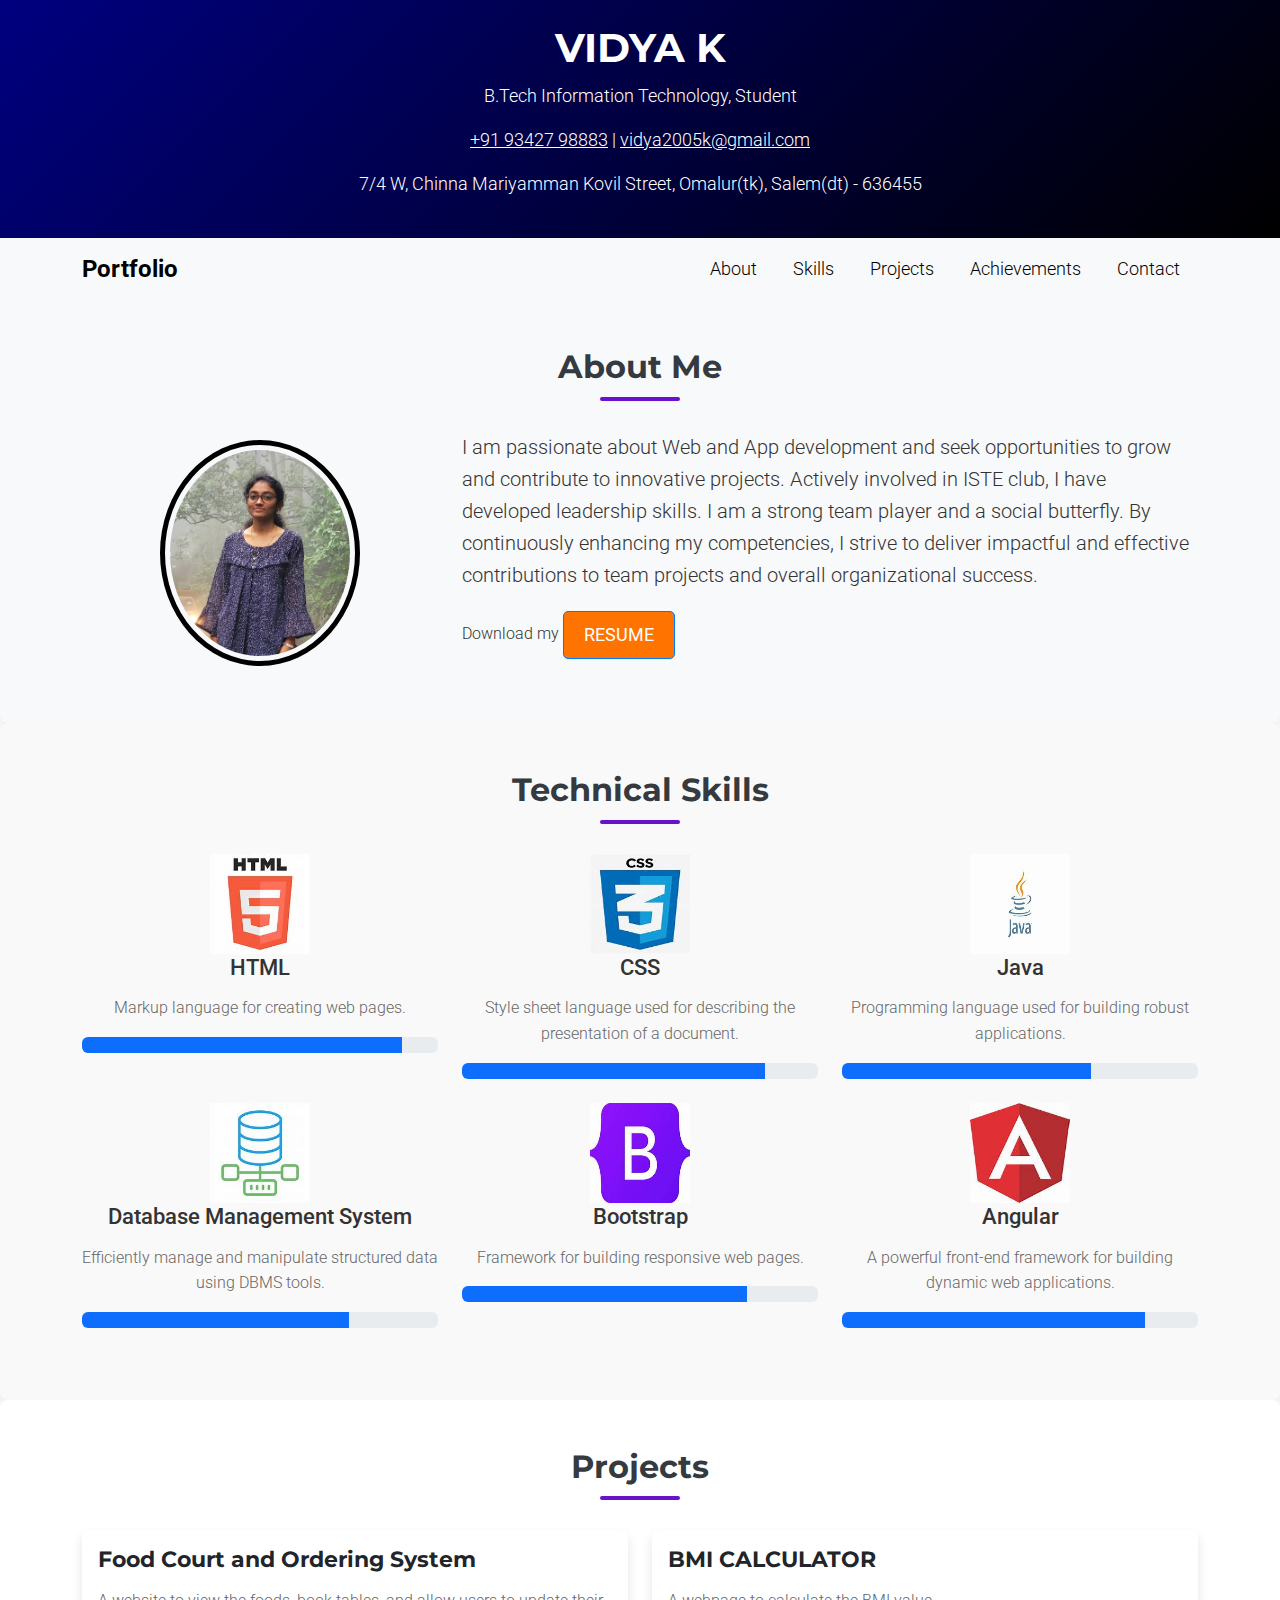
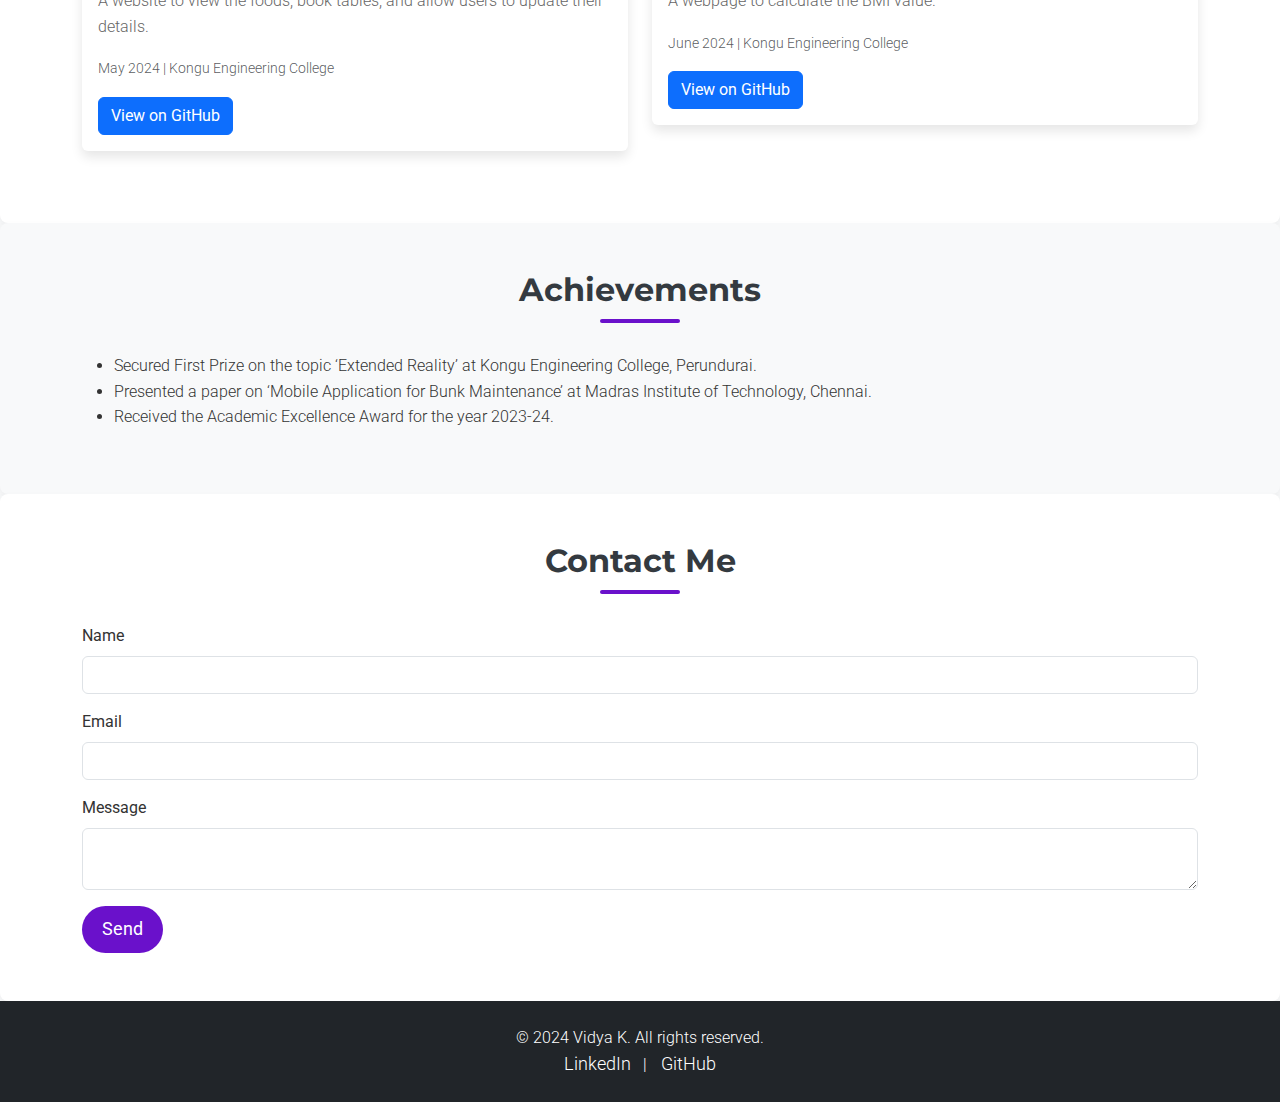
<file: PORTFOLIO/index.html>
<!DOCTYPE html>
<html lang="en">
<head>
    <meta charset="UTF-8">
    <meta name="viewport" content="width=device-width, initial-scale=1.0">
    <title>Vidya K | Portfolio</title>
    <link href="https://cdn.jsdelivr.net/npm/bootstrap@5.3.0/dist/css/bootstrap.min.css" rel="stylesheet">
    <link rel="stylesheet" href="styles.css">
</head>
<body>
    <header class="bg-dark text-white text-center py-4">
        <div class="container">
            <h1>VIDYA K</h1>
            <p>B.Tech Information Technology, Student</p>
            <p><a href="tel:+919342798883" class="text-white">+91 93427 98883</a> | <a href="mailto:vidya2005k@gmail.com" class="text-white">vidya2005k@gmail.com</a></p>
            <p>7/4 W, Chinna Mariyamman Kovil Street, Omalur(tk), Salem(dt) - 636455</p>
        </div>
    </header>

    <nav class="navbar navbar-expand-lg navbar-light bg-light">
        <div class="container">
            <a class="navbar-brand" href="#">Portfolio</a>
            <button class="navbar-toggler" type="button" data-bs-toggle="collapse" data-bs-target="#navbarNav">
                <span class="navbar-toggler-icon"></span>
            </button>
            <div class="collapse navbar-collapse" id="navbarNav">
                <ul class="navbar-nav ms-auto">
                    <li class="nav-item"><a class="nav-link" href="#about">About</a></li>
                    <li class="nav-item"><a class="nav-link" href="#skills">Skills</a></li>
                    <li class="nav-item"><a class="nav-link" href="#projects">Projects</a></li>
                    <li class="nav-item"><a class="nav-link" href="#achievements">Achievements</a></li>
                    <li class="nav-item"><a class="nav-link" href="#contact">Contact</a></li>
                </ul>
            </div>
        </div>
    </nav>

    <section id="about" class="py-5">
        <div class="container">
            <h2 class="text-center">About Me</h2>
            <div class="row align-items-center">
                <div class="col-md-4 text-center">
                    <img src="Vidya.jpg" alt="Vidya K" class="img-fluid rounded-circle" style="max-width: 200px;">
                </div>
                <div class="col-md-8">
                    <p class="lead">I am passionate about Web and App development and seek opportunities to grow and contribute to innovative projects. Actively involved in ISTE club, I have developed leadership skills. I am a strong team player and a social butterfly. By continuously enhancing my competencies, I strive to deliver impactful and effective contributions to team projects and overall organizational success.</p>
                    <p>Download my <a href="D:\codsoft\Task1\Vidya RES.pdf" class="btn btn-primary btn-resume" download>Resume</a></p>
                </div>
            </div>
        </div>
    </section>
    
    <section id="skills" class="py-5">
        <div class="container">
            <h2 class="text-center">Technical Skills</h2>
            <div class="row text-center">
                <div class="col-md-4 mb-4">
                    <img src="html2.jpeg" alt="HTML" class="skill-icon" height="100" width="100">
                    <h3 class="card-title">HTML</h3>
                    <p class="card-text">Markup language for creating web pages.</p>
                    <div class="progress">
                        <div class="progress-bar" style="width: 90%;"></div>
                    </div>
                </div>
                <div class="col-md-4 mb-4">
                    <img src="css.jpeg" alt="CSS" class="skill-icon" height="100" width="100">
                    <h3 class="card-title">CSS</h3>
                    <p class="card-text">Style sheet language used for describing the presentation of a document.</p>
                    <div class="progress">
                        <div class="progress-bar" style="width: 85%;"></div>
                    </div>
                </div>
                <div class="col-md-4 mb-4">
                    <img src="java.jpeg" alt="Java" class="skill-icon" height="100" width="100">
                    <h3 class="card-title">Java</h3>
                    <p class="card-text">Programming language used for building robust applications.</p>
                    <div class="progress">
                        <div class="progress-bar" style="width: 70%;"></div>
                    </div>
                </div>
                <div class="col-md-4 mb-4">
                    <img src="dbms.jpeg" alt="Database Management System" class="skill-icon" height="100" width="100">
                    <h3 class="card-title">Database Management System</h3>
                    <p class="card-text">Efficiently manage and manipulate structured data using DBMS tools.</p>
                    <div class="progress">
                        <div class="progress-bar" style="width: 75%;"></div>
                    </div>
                </div>
                <div class="col-md-4 mb-4">
                    <img src="boot.jpeg" alt="Bootstrap" class="skill-icon" height="100" width="100">
                    <h3 class="card-title">Bootstrap</h3>
                    <p class="card-text">Framework for building responsive web pages.</p>
                    <div class="progress">
                        <div class="progress-bar" style="width: 80%;"></div>
                    </div>
                </div>
                <div class="col-md-4 mb-4">
                    <img src="ang.jpeg" alt="Angular" class="skill-icon" height="100" width="100">
                    <h3 class="card-title">Angular</h3>
                    <p class="card-text">A powerful front-end framework for building dynamic web applications.</p>
                    <div class="progress">
                        <div class="progress-bar" style="width: 85%;"></div>
                    </div>
                </div>
            </div>
        </div>
    </section>
    <section id="projects" class="py-5">
        <div class="container">
            <h2 class="text-center">Projects</h2>
            <div class="row">
                <div class="col-md-6">
                    <div class="card mb-4">
                        <div class="card-body">
                            <h5 class="card-title">Food Court and Ordering System</h5>
                            <p class="card-text">A website to view the foods, book tables, and allow users to update their details.</p>
                            <p class="card-text"><small class="text-muted">May 2024 | Kongu Engineering College</small></p>
                            <a href="https://github.com/vidya-krishnamurthy/Web_Technology/tree/main/Experiment-11_PROJECT" class="btn btn-primary" target="_blank">View on GitHub</a>
                        </div>
                    </div>
                </div>
                <div class="col-md-6">
                    <div class="card mb-4">
                        <div class="card-body">
                            <h5 class="card-title">BMI CALCULATOR</h5>
                            <p class="card-text">A webpage to calculate the BMI value.</p>
                            <p class="card-text"><small class="text-muted">June 2024 | Kongu Engineering College</small></p>
                            <a href="https://github.com/vidya-krishnamurthy/BMI_CALCULATOR.git" class="btn btn-primary" target="_blank">View on GitHub</a>
                    
                        </div>
                    </div>
                </div>
            </div>
        </div>
    </section>

    <section id="achievements" class="py-5 bg-light">
        <div class="container">
            <h2 class="text-center">Achievements</h2>
            <ul>
                <li>Secured First Prize on the topic ‘Extended Reality’ at Kongu Engineering College, Perundurai.</li>
                <li>Presented a paper on ‘Mobile Application for Bunk Maintenance’ at Madras Institute of Technology, Chennai.</li>
                <li>Received the Academic Excellence Award for the year 2023-24.</li>
            </ul>
        </div>
    </section>

    <section id="contact" class="py-5">
        <div class="container">
            <h2 class="text-center">Contact Me</h2>
            <form>
                <div class="mb-3">
                    <label for="name" class="form-label">Name</label>
                    <input type="text" class="form-control" id="name" name="name">
                </div>
                <div class="mb-3">
                    <label for="email" class="form-label">Email</label>
                    <input type="email" class="form-control" id="email" name="email">
                </div>
                <div class="mb-3">
                    <label for="message" class="form-label">Message</label>
                    <textarea class="form-control" id="message" name="message"></textarea>
                </div>
                <button type="submit" class="btn btn-primary">Send</button>
            </form>
        </div>
    </section>

    <footer class="text-center bg-dark text-white py-4">
        <div class="container">
            <p>&copy; 2024 Vidya K. All rights reserved.</p>
            <p><a href="https://www.linkedin.com/in/vidya-k-87315a315/" class="text-white me-2">LinkedIn</a> | <a href="https://github.com/vidya-krishnamurthy" class="text-white">GitHub</a></p>
        </div>
    </footer>

    <script src="https://cdn.jsdelivr.net/npm/bootstrap@5.3.0/dist/js/bootstrap.bundle.min.js"></script>
</body>
</html>
</file>
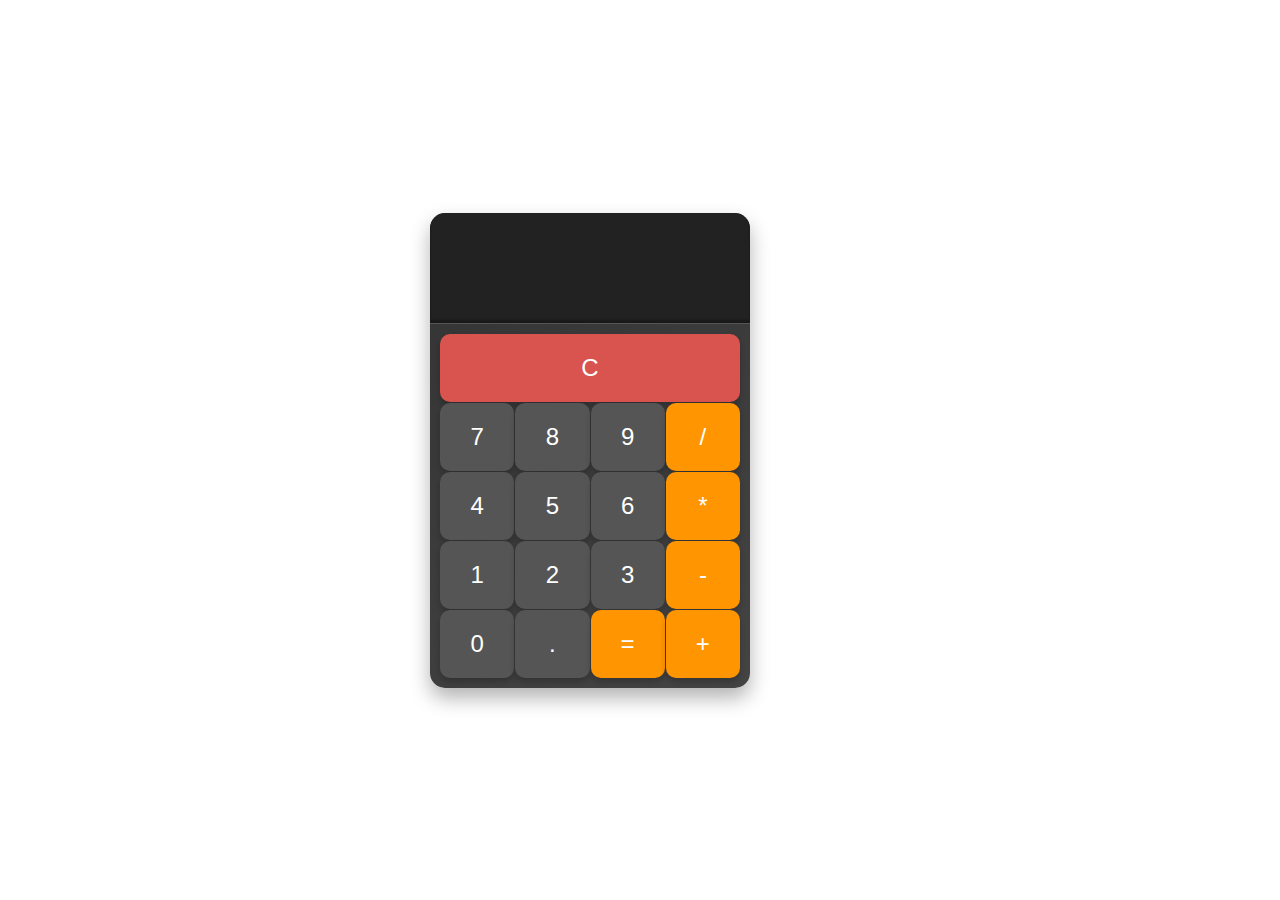
<file: SIMPLE_CALCULATOR/index.html>
<!DOCTYPE html>
<html lang="en">
<head>
    <meta charset="UTF-8">
    <meta name="viewport" content="width=device-width, initial-scale=1.0">
    <title>Stylish Calculator</title>
    <link rel="stylesheet" href="styles.css">
</head>
<body>
    <div class="calculator">
        <div class="display" id="display"></div>
        <div class="buttons">
            <button class="btn clear" data-value="C">C</button>
            <button class="btn" data-value="7">7</button>
            <button class="btn" data-value="8">8</button>
            <button class="btn" data-value="9">9</button>
            <button class="btn operator" data-value="/">/</button>

            <button class="btn" data-value="4">4</button>
            <button class="btn" data-value="5">5</button>
            <button class="btn" data-value="6">6</button>
            <button class="btn operator" data-value="*">*</button>

            <button class="btn" data-value="1">1</button>
            <button class="btn" data-value="2">2</button>
            <button class="btn" data-value="3">3</button>
            <button class="btn operator" data-value="-">-</button>

            <button class="btn" data-value="0">0</button>
            <button class="btn" data-value=".">.</button>
            <button class="btn operator" data-value="=">=</button>
            <button class="btn operator" data-value="+">+</button>
        </div>
    </div>
    <script src="script.js"></script>
</body>
</html>
</file>
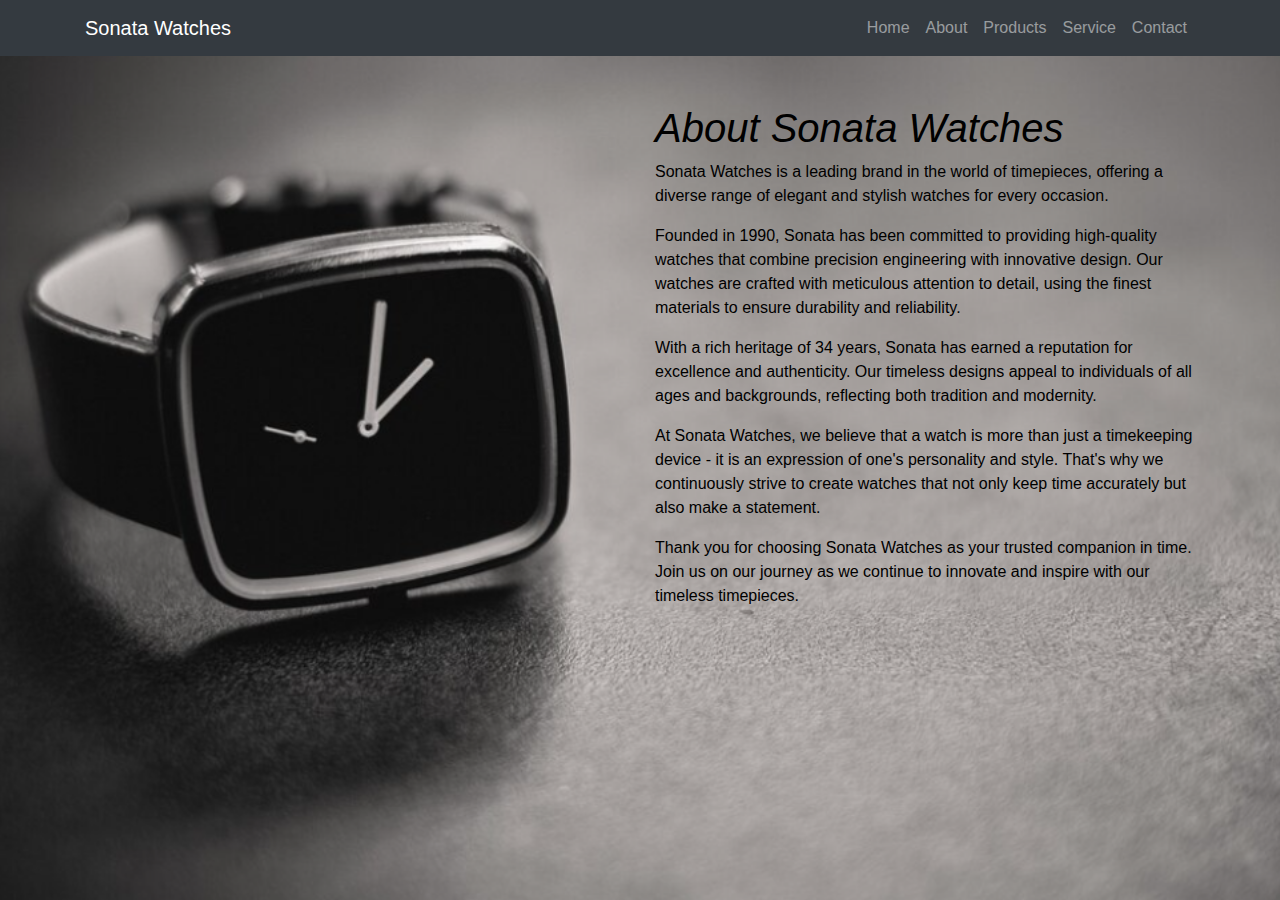
<file: LANDING_PAGE/about.html>
<!DOCTYPE html>
<html lang="en">

<head>
    <meta charset="UTF-8">
    <meta name="viewport" content="width=device-width, initial-scale=1.0">
    <title>About Sonata Watches</title>
    <!-- Bootstrap CSS -->
    <link href="https://stackpath.bootstrapcdn.com/bootstrap/4.5.2/css/bootstrap.min.css" rel="stylesheet">
    <!-- Custom CSS -->
    <style>
        body {
            background-image: url('watch3.png'); 
            background-size: cover;
            background-position: center;
            height: 100vh;
	    color: black;
        }
	.about-content {
            background-color: rgba(0, 0, 0, 0.5); /* Semi-transparent black background */
            padding: 50px;
            border-radius: 10px;
        }
 </style>
</head>

<body>
    <nav class="navbar navbar-expand-lg navbar-dark bg-dark">
        <div class="container">
            <a class="navbar-brand" href="#">Sonata Watches</a>
            <button class="navbar-toggler" type="button" data-toggle="collapse" data-target="#navbarNav"
                aria-controls="navbarNav" aria-expanded="false" aria-label="Toggle navigation">
                <span class="navbar-toggler-icon"></span>
            </button>
            <div class="collapse navbar-collapse" id="navbarNav">
                <ul class="navbar-nav ml-auto">
                    <li class="nav-item">
                        <a class="nav-link" href="ex.html">Home</a>
                    </li>
                    <li class="nav-item">
                        <a class="nav-link" href="about.html">About</a>
                    </li>
                    <li class="nav-item">
                        <a class="nav-link" href="products.html">Products</a>
                    </li>
		<li class="nav-item">
                        <a class="nav-link" href="services.html">Service</a>
                    </li>
                    <li class="nav-item">
                        <a class="nav-link" href="contact.html">Contact</a>
                    </li>
                </ul>
            </div>
        </div>
    </nav>

    <div class="container mt-5">
        <div class="row justify-content-end">
            <div class="col-md-6">
                <h1><bold><i>About Sonata Watches</i></bold></h1>
                 <p>Sonata Watches is a leading brand in the world of timepieces, offering a diverse range of elegant and stylish watches for every occasion.</p>
                <p>Founded in 1990, Sonata has been committed to providing high-quality watches that combine precision engineering with innovative design. Our watches are crafted with meticulous attention to detail, using the finest materials to ensure durability and reliability.<p>
                <p>With a rich heritage of 34 years, Sonata has earned a reputation for excellence and authenticity. Our timeless designs appeal to individuals of all ages and backgrounds, reflecting both tradition and modernity.<p>
                <p>At Sonata Watches, we believe that a watch is more than just a timekeeping device - it is an expression of one's personality and style. That's why we continuously strive to create watches that not only keep time accurately but also make a statement.</p>
                
                <p>Thank you for choosing Sonata Watches as your trusted companion in time. Join us on our journey as we continue to innovate and inspire with our timeless timepieces.</p>
            
                  </div>
        </div>
    </div>
    <script src="https://code.jquery.com/jquery-3.5.1.slim.min.js"></script>
    <script src="https://cdn.jsdelivr.net/npm/@popperjs/core@2.5.4/dist/umd/popper.min.js"></script>
    <script src="https://stackpath.bootstrapcdn.com/bootstrap/4.5.2/js/bootstrap.min.js"></script>
</body>

</html>
</file>
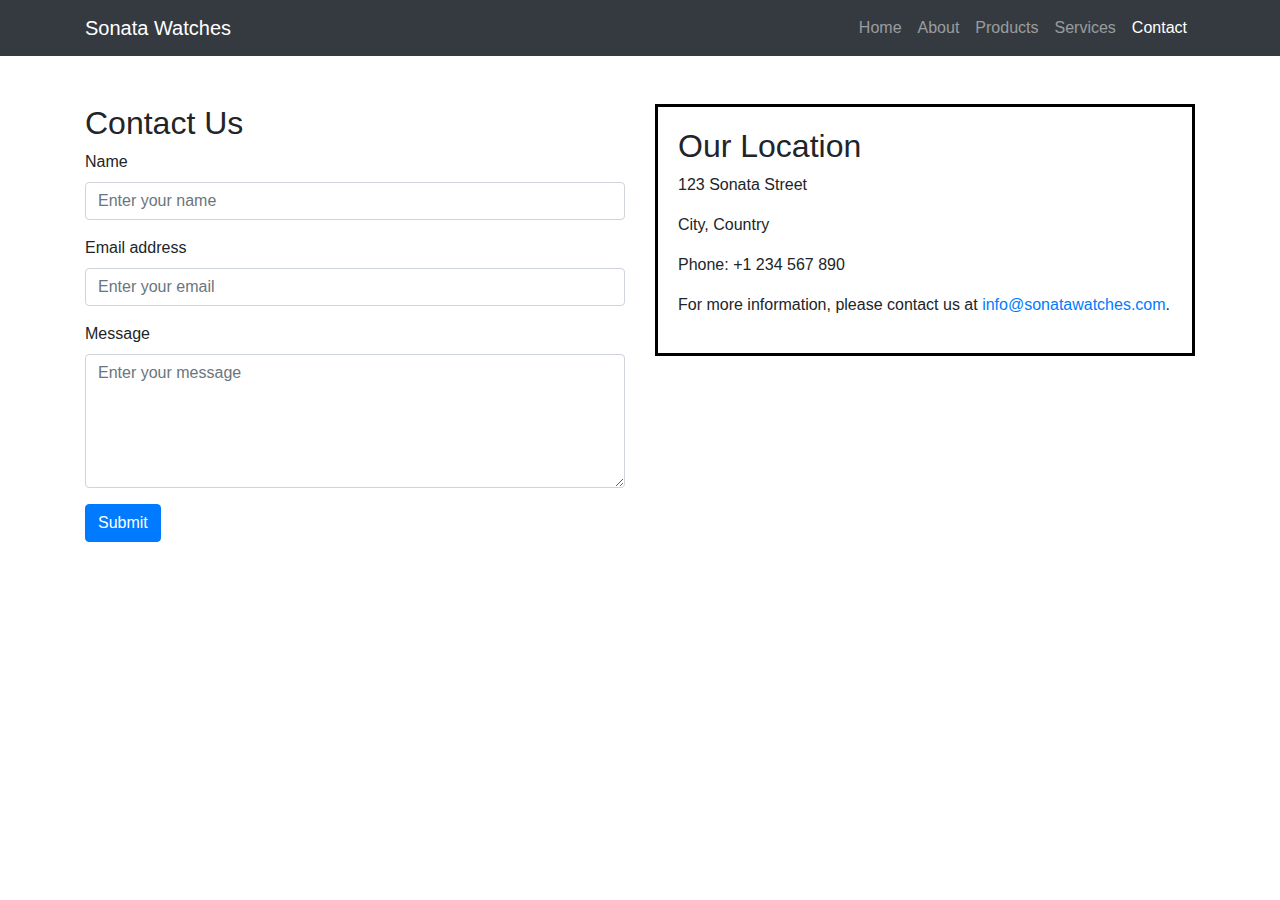
<file: LANDING_PAGE/contact.html>
<!DOCTYPE html>
<html lang="en">
<head>
    <meta charset="UTF-8">
    <meta name="viewport" content="width=device-width, initial-scale=1.0">
    <title>Contact Sonata Watches</title>
    <!-- Bootstrap CSS -->
    <link href="https://stackpath.bootstrapcdn.com/bootstrap/4.5.2/css/bootstrap.min.css" rel="stylesheet">
    <!-- Custom CSS -->
    <style>
        .myDiv {
 		 border: 3px solid black;
 	 	padding : 20px;
}
    </style>
</head>
<body>
    <nav class="navbar navbar-expand-lg navbar-dark bg-dark">
        <div class="container">
            <a class="navbar-brand" href="#">Sonata Watches</a>
            <button class="navbar-toggler" type="button" data-toggle="collapse" data-target="#navbarNav"
                    aria-controls="navbarNav" aria-expanded="false" aria-label="Toggle navigation">
                <span class="navbar-toggler-icon"></span>
            </button>
            <div class="collapse navbar-collapse" id="navbarNav">
                <ul class="navbar-nav ml-auto">
                    <li class="nav-item">
                        <a class="nav-link" href="ex.html">Home</a>
                    </li>
                    <li class="nav-item">
                        <a class="nav-link" href="about.html">About</a>
                    </li>
		
                    <li class="nav-item">
                        <a class="nav-link" href="products.html">Products</a>
                    </li>
		<li class="nav-item">
                        <a class="nav-link" href="services.html">Services</a>
                    </li>
                    <li class="nav-item active">
                        <a class="nav-link" href="contact.html">Contact</a>
                    </li>
                </ul>
            </div>
        </div>
    </nav>

    <div class="container mt-5">
        <div class="row">
            <div class="col-md-6">
                <h2>Contact Us</h2>
                <form action="thank.html" method="post">
                    <div class="form-group">
                        <label for="name">Name</label>
                        <input type="text" class="form-control" id="name" placeholder="Enter your name">
                    </div>
                    <div class="form-group">
                        <label for="email">Email address</label>
                        <input type="email" class="form-control" id="email" placeholder="Enter your email">
                    </div>
                    <div class="form-group">
                        <label for="message">Message</label>
                        <textarea class="form-control" id="message" rows="5" placeholder="Enter your message"></textarea>
                    </div>
                    <button type="submit" class="btn btn-primary">Submit</button>
	
                </form>
            </div>
	
            <div class="col-md-6">
	      <div class = "myDiv">
                <h2>Our Location</h2>
                <p>123 Sonata Street</p>
                <p>City, Country</p>
                <p>Phone: +1 234 567 890</p>
		<p>For more information, please contact us at <a href="mailto:info@sonatawatches.com">info@sonatawatches.com</a>.</p>
            </div>
	</div>
        </div>
    </div>

    <!-- Bootstrap JS (Optional, only required if you use Bootstrap JS components) -->
    <script src="https://code.jquery.com/jquery-3.5.1.slim.min.js"></script>
    <script src="https://cdn.jsdelivr.net/npm/@popperjs/core@2.5.4/dist/umd/popper.min.js"></script>
    <script src="https://stackpath.bootstrapcdn.com/bootstrap/4.5.2/js/bootstrap.min.js"></script>
</body>
</html>
</file>
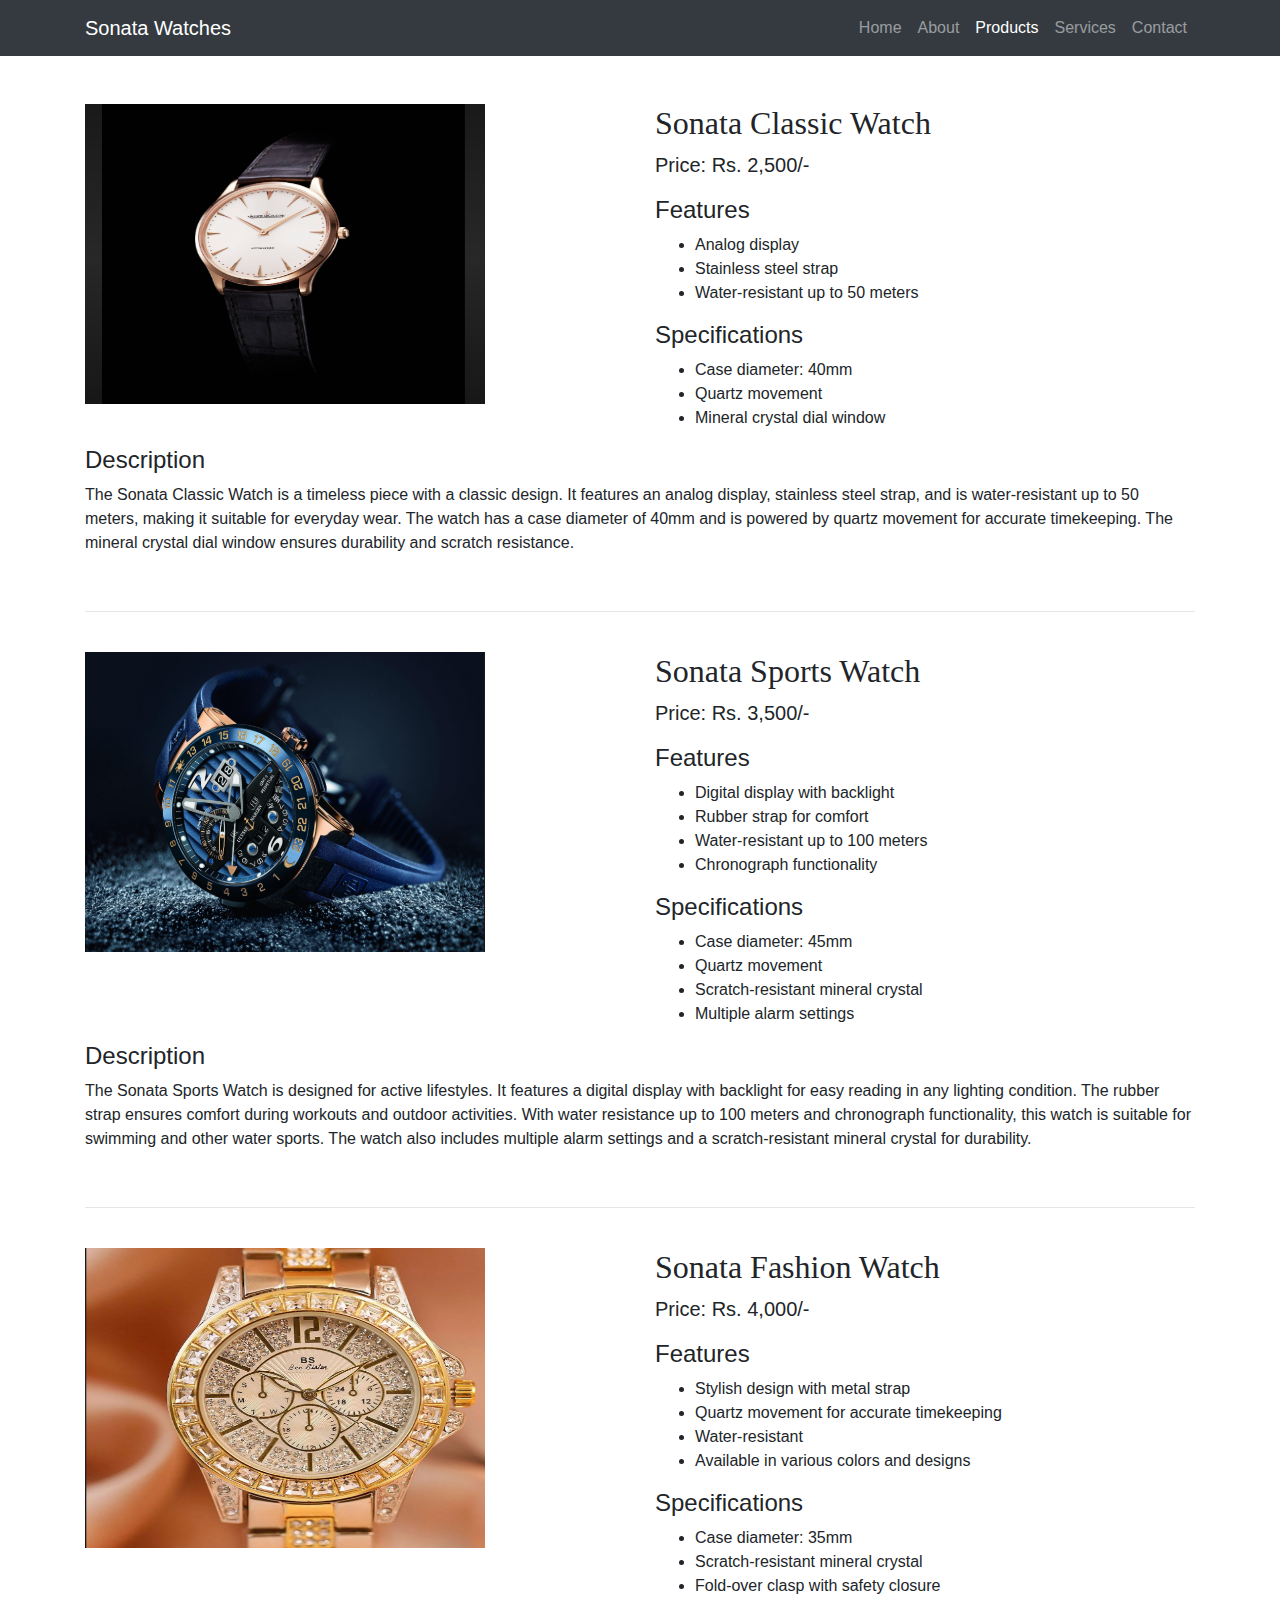
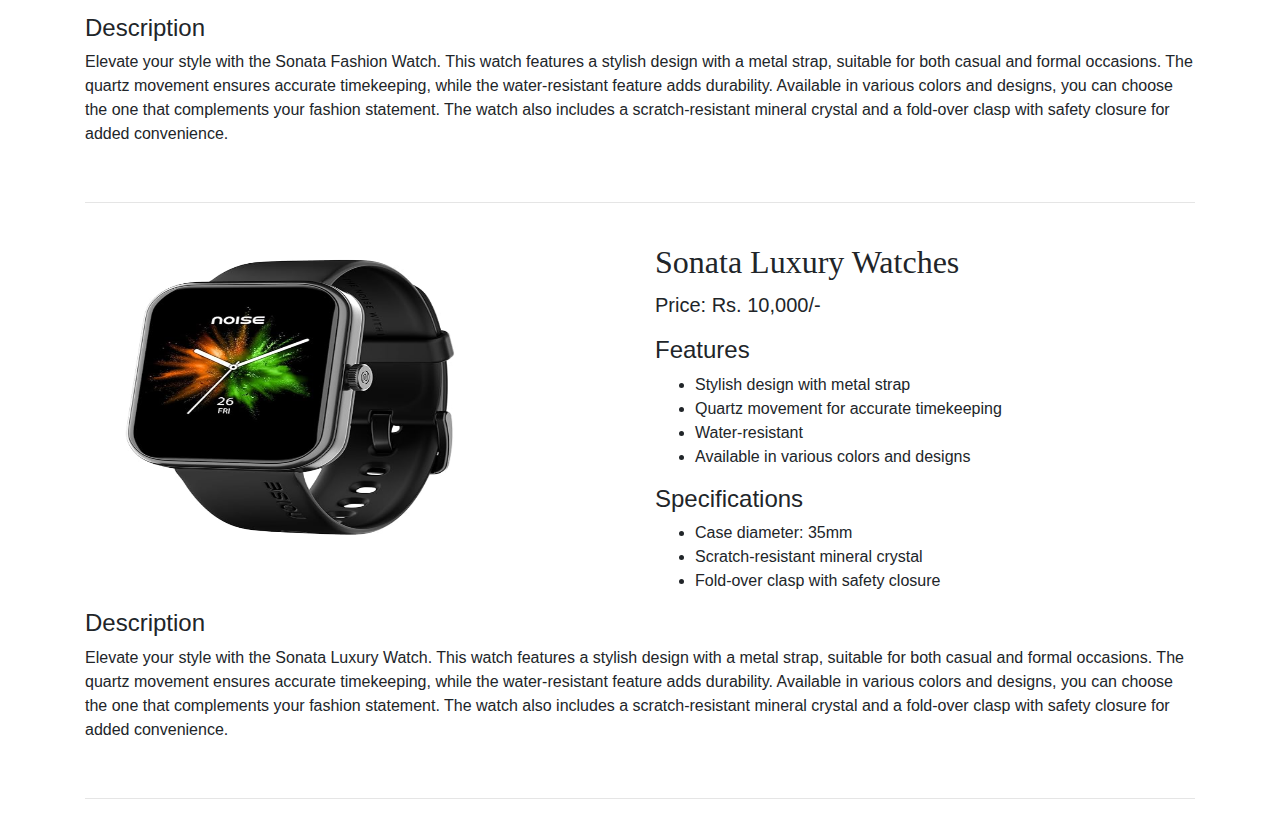
<file: LANDING_PAGE/products.html>
<!DOCTYPE html>
<html lang="en">
<head>
    <meta charset="UTF-8">
    <meta name="viewport" content="width=device-width, initial-scale=1.0">
    <title>Sonata Watches - Products</title>
    <!-- Bootstrap CSS -->
    <link href="https://stackpath.bootstrapcdn.com/bootstrap/4.5.2/css/bootstrap.min.css" rel="stylesheet">
    <!-- Custom CSS -->
    <style>
        /* Add your custom styles here */
    </style>
</head>
<body>
    <nav class="navbar navbar-expand-lg navbar-dark bg-dark">
        <div class="container">
            <a class="navbar-brand" href="#">Sonata Watches</a>
            <button class="navbar-toggler" type="button" data-toggle="collapse" data-target="#navbarNav"
                    aria-controls="navbarNav" aria-expanded="false" aria-label="Toggle navigation">
                <span class="navbar-toggler-icon"></span>
            </button>
            <div class="collapse navbar-collapse" id="navbarNav">
                <ul class="navbar-nav ml-auto">
                    <li class="nav-item">
                        <a class="nav-link" href="ex.html">Home</a>
                    </li>
                    <li class="nav-item">
                        <a class="nav-link" href="about.html">About</a>
                    </li>
		
                    <li class="nav-item active">
                        <a class="nav-link" href="products.html">Products</a>
                    </li>
			<li class="nav-item">
                        <a class="nav-link" href="services.html">Services</a>
                    </li>
                    <li class="nav-item">
                        <a class="nav-link" href="contact.html">Contact</a>
                    </li>
                </ul>
            </div>
        </div>
    </nav>
	<br>
	<br>
    <div class="container product-details">
    <div class="row">
        <div class="col-md-6">
            <img src="watch7.png" align="left" width="400" height="300" alt="Product Image">
        </div>
        <div class="col-md-6">
            <h2 style="font-family:Algerian">Sonata Classic Watch</h2>
            <p class="lead">Price: Rs. 2,500/-</p>
            <h4>Features</h4>
            <ul>
                <li>Analog display</li>
                <li>Stainless steel strap</li>
                <li>Water-resistant up to 50 meters</li>
            </ul>
            <h4>Specifications</h4>
            <ul>
                <li>Case diameter: 40mm</li>
                <li>Quartz movement</li>
                <li>Mineral crystal dial window</li>
            </ul>
        </div>
    </div>
    <div class="row product-description">
        <div class="col-md-12">
            <h4>Description</h4>
            <p>
                The Sonata Classic Watch is a timeless piece with a classic design. It features an analog display, stainless steel strap, and is water-resistant up to 50 meters, making it suitable for everyday wear. The watch has a case diameter of 40mm and is powered by quartz movement for accurate timekeeping. The mineral crystal dial window ensures durability and scratch resistance.
            </p>
        </div>
    </div>
    <br>
    <hr>
    <br>
</div>
	<div class="container product-details">
    <div class="row">
        <div class="col-md-6">
            <img src="watch6.png" align="left" width="400" height="300" alt="Product Image">
        </div>
        <div class="col-md-6">
            <h2 style="font-family:Algerian">Sonata Sports Watch</h2>
            <p class="lead">Price: Rs. 3,500/-</p>
            <h4>Features</h4>
            <ul>
                <li>Digital display with backlight</li>
                <li>Rubber strap for comfort</li>
                <li>Water-resistant up to 100 meters</li>
                <li>Chronograph functionality</li>
            </ul>
            <h4>Specifications</h4>
            <ul>
                <li>Case diameter: 45mm</li>
                <li>Quartz movement</li>
                <li>Scratch-resistant mineral crystal</li>
                <li>Multiple alarm settings</li>
            </ul>
        </div>
    </div>
    <div class="row product-description">
        <div class="col-md-12">
            <h4>Description</h4>
            <p>
                The Sonata Sports Watch is designed for active lifestyles. It features a digital display with backlight for easy reading in any lighting condition. The rubber strap ensures comfort during workouts and outdoor activities. With water resistance up to 100 meters and chronograph functionality, this watch is suitable for swimming and other water sports. The watch also includes multiple alarm settings and a scratch-resistant mineral crystal for durability.
            </p>
        </div>
    </div>
    <br>
    <hr>
    <br>

</div>
   
<!-- Product Details -->
<div class="container product-details">
    <div class="row">
        <div class="col-md-6">
            <img src="watch5.png" align="left" width="400" height="300" alt="Product Image">
        </div>
        <div class="col-md-6">
            <h2 style="font-family:Algerian">Sonata Fashion Watch</h2>
            <p class="lead">Price: Rs. 4,000/-</p>
            <h4>Features</h4>
            <ul>
                <li>Stylish design with metal strap</li>
                <li>Quartz movement for accurate timekeeping</li>
                <li>Water-resistant</li>
                <li>Available in various colors and designs</li>
            </ul>
            <h4>Specifications</h4>
            <ul>
                <li>Case diameter: 35mm</li>
                <li>Scratch-resistant mineral crystal</li>
                <li>Fold-over clasp with safety closure</li>
            </ul>
        </div>
    </div>
    <div class="row product-description">
        <div class="col-md-12">
            <h4>Description</h4>
            <p>
                Elevate your style with the Sonata Fashion Watch. This watch features a stylish design with a metal strap, suitable for both casual and formal occasions. The quartz movement ensures accurate timekeeping, while the water-resistant feature adds durability. Available in various colors and designs, you can choose the one that complements your fashion statement. The watch also includes a scratch-resistant mineral crystal and a fold-over clasp with safety closure for added convenience.
            </p>
        </div>
    </div>
    <br>
    <hr>
    <br>
</div>


<div class="container product-details">
    <div class="row">
        <div class="col-md-6">
            <img src="watch10.png" align="left" width="400" height="300" alt="Product Image">
        </div>
        <div class="col-md-6">
            <h2 style="font-family:Algerian">Sonata Luxury Watches</h2>
            <p class="lead">Price: Rs. 10,000/-</p>
            <h4>Features</h4>
            <ul>
                <li>Stylish design with metal strap</li>
                <li>Quartz movement for accurate timekeeping</li>
                <li>Water-resistant</li>
                <li>Available in various colors and designs</li>
            </ul>
            <h4>Specifications</h4>
            <ul>
                <li>Case diameter: 35mm</li>
                <li>Scratch-resistant mineral crystal</li>
                <li>Fold-over clasp with safety closure</li>
            </ul>
        </div>
    </div>
    <div class="row product-description">
        <div class="col-md-12">
            <h4>Description</h4>
            <p>
                Elevate your style with the Sonata Luxury Watch. This watch features a stylish design with a metal strap, suitable for both casual and formal occasions. The quartz movement ensures accurate timekeeping, while the water-resistant feature adds durability. Available in various colors and designs, you can choose the one that complements your fashion statement. The watch also includes a scratch-resistant mineral crystal and a fold-over clasp with safety closure for added convenience.
            </p>
        </div>
    </div>
    <br>
    <hr>
    <br>
</div>

	

    <!-- Bootstrap JS (Optional, only required if you use Bootstrap JS components) -->
    <script src="https://code.jquery.com/jquery-3.5.1.slim.min.js"></script>
    <script src="https://cdn.jsdelivr.net/npm/@popperjs/core@2.5.4/dist/umd/popper.min.js"></script>
    <script src="https://stackpath.bootstrapcdn.com/bootstrap/4.5.2/js/bootstrap.min.js"></script>
</body>
</html>
</file>
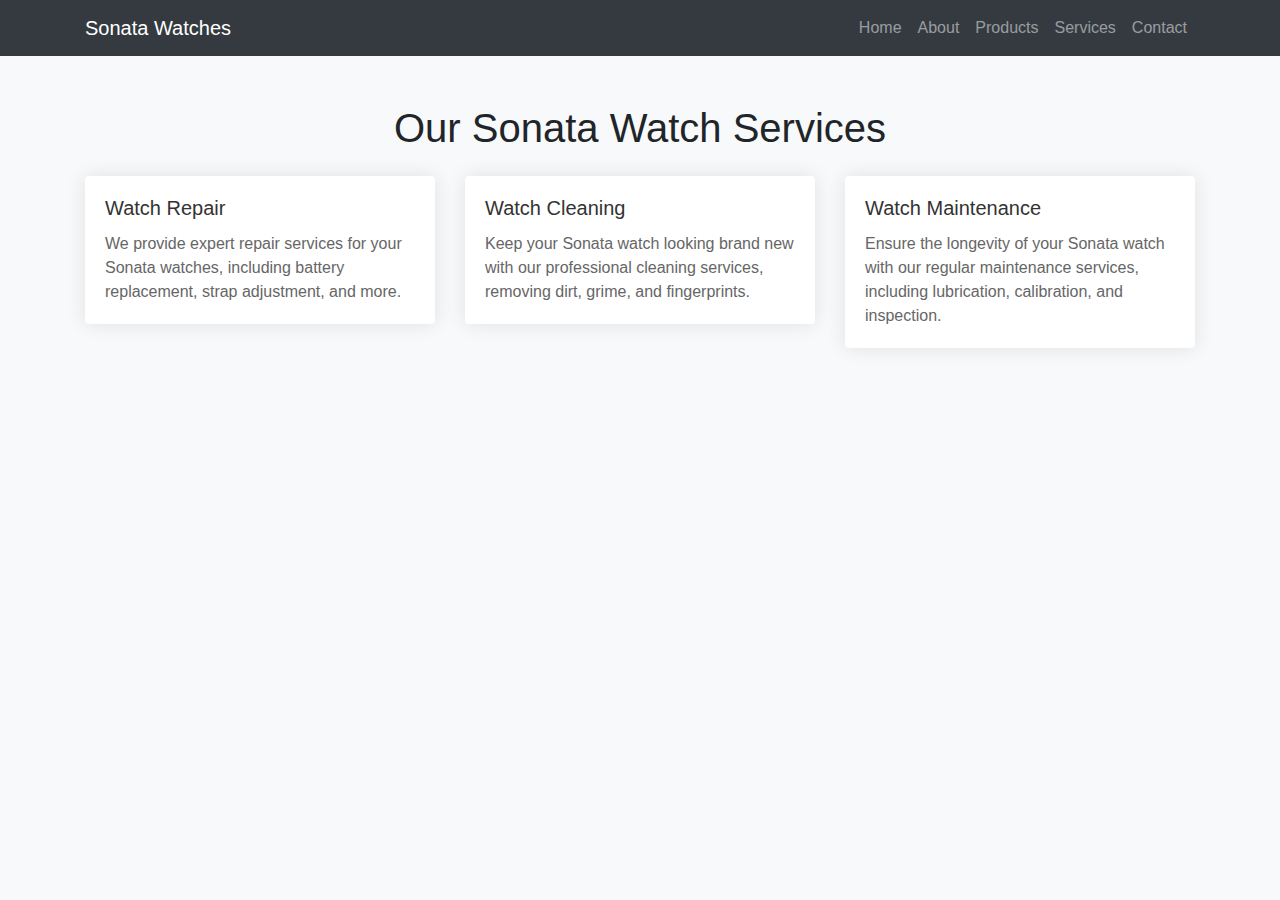
<file: LANDING_PAGE/services.html>
<!DOCTYPE html>
<html lang="en">
<head>
    <meta charset="UTF-8">
    <meta name="viewport" content="width=device-width, initial-scale=1.0">
    <title>Services - Sonata Watches</title>
    <link href="https://stackpath.bootstrapcdn.com/bootstrap/4.5.2/css/bootstrap.min.css" rel="stylesheet">
    <style>
       body {
      font-family: Arial, sans-serif;
      background-color: #f8f9fa;
    }
    .service-card {
      margin-bottom: 30px;
      border: none;
      box-shadow: 0 0 20px rgba(0, 0, 0, 0.1);
      transition: transform 0.1s;
    }
    .service-card:hover {
      transform: translateY(-5px);
    }
    .service-card .card-body {
      padding: 20px;
    }
    .service-card h5 {
      font-size: 1.25rem;
      color: #333;
    }
    .service-card p {
      color: #666;
    }
    </style>
</head>
<body>
    <nav class="navbar navbar-expand-lg navbar-dark bg-dark">
        <div class="container">
            <a class="navbar-brand" href="#">Sonata Watches</a>
            <button class="navbar-toggler" type="button" data-toggle="collapse" data-target="#navbarNav"
                    aria-controls="navbarNav" aria-expanded="false" aria-label="Toggle navigation">
                <span class="navbar-toggler-icon"></span>
            </button>
            <div class="collapse navbar-collapse" id="navbarNav">
                <ul class="navbar-nav ml-auto">
                    <li class="nav-item">
                        <a class="nav-link" href="ex.html">Home</a>
                    </li>
                    <li class="nav-item">
                        <a class="nav-link" href="about.html">About</a>
                    </li>
			
                    <li class="nav-item">
                        <a class="nav-link" href="products.html">Products</a>
                    </li>
			<li class="nav-item">
                        <a class="nav-link" href="services.html">Services</a>
                    </li>
                    <li class="nav-item">
                        <a class="nav-link" href="contact.html">Contact</a>
                    </li>
                    
                </ul>
            </div>
        </div>
    </nav>

    <div class="container mt-5">
  <h1 class="text-center mb-4">Our Sonata Watch Services</h1>
  <div class="row">
    <div class="col-lg-4 col-md-6">
      <div class="card service-card">
        <div class="card-body">
          <h5 class="card-title">Watch Repair</h5>
          <p class="card-text">We provide expert repair services for your Sonata watches, including battery replacement, strap adjustment, and more.</p>
     
        </div>
      </div>
    </div>
    <div class="col-lg-4 col-md-6">
      <div class="card service-card">
        <div class="card-body">
          <h5 class="card-title">Watch Cleaning</h5>
          <p class="card-text">Keep your Sonata watch looking brand new with our professional cleaning services, removing dirt, grime, and fingerprints.</p>

        </div>
      </div>
    </div>
    <div class="col-lg-4 col-md-6">
      <div class="card service-card">
        <div class="card-body">
          <h5 class="card-title">Watch Maintenance</h5>
          <p class="card-text">Ensure the longevity of your Sonata watch with our regular maintenance services, including lubrication, calibration, and inspection.</p>
        </div>
      </div>
    </div>
  </div>
</div>

    <!-- Bootstrap JS (Optional, only required if you use Bootstrap JS components) -->
    <script src="https://code.jquery.com/jquery-3.5.1.slim.min.js"></script>
    <script src="https://cdn.jsdelivr.net/npm/@popperjs/core@2.5.4/dist/umd/popper.min.js"></script>
    <script src="https://stackpath.bootstrapcdn.com/bootstrap/4.5.2/js/bootstrap.min.js"></script>
</body>
</html>
</file>
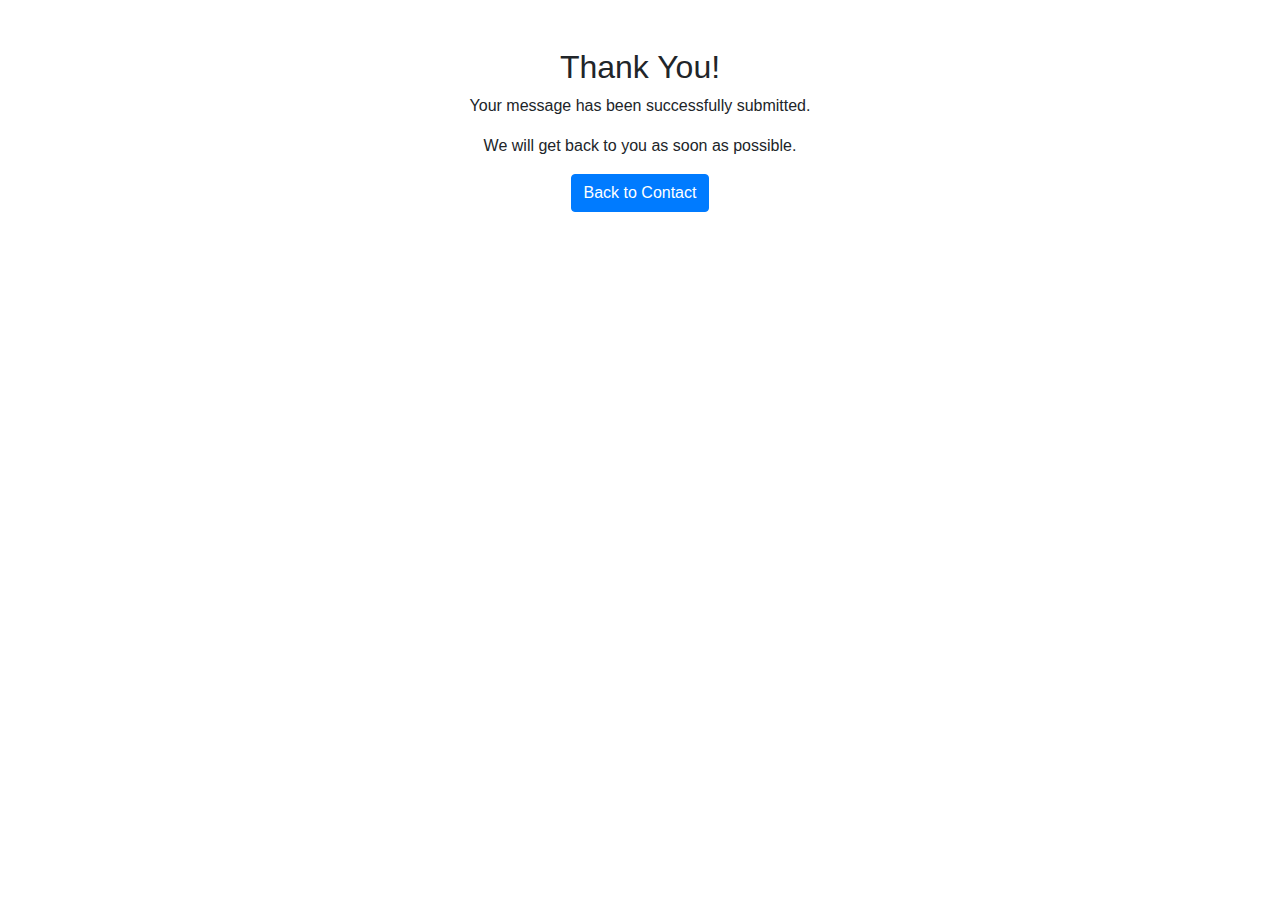
<file: LANDING_PAGE/thank.html>
<!DOCTYPE html>
<html lang="en">
<head>
    <meta charset="UTF-8">
    <meta name="viewport" content="width=device-width, initial-scale=1.0">
    <title>Thank You</title>
    <!-- Bootstrap CSS -->
    <link href="https://stackpath.bootstrapcdn.com/bootstrap/4.5.2/css/bootstrap.min.css" rel="stylesheet">
    <!-- Custom CSS -->
    <style>
        /* Add any custom styles here */
    </style>
</head>
<body>
    <div class="container mt-5">
        <div class="row">
            <div class="col-md-6 offset-md-3 text-center">
                <h2>Thank You!</h2>
                <p>Your message has been successfully submitted.</p>
                <p>We will get back to you as soon as possible.</p>
                <a href="contact.html" class="btn btn-primary">Back to Contact</a>
            </div>
        </div>
    </div>
    <!-- Bootstrap JS (Optional, only required if you use Bootstrap JS components) -->
    <script src="https://code.jquery.com/jquery-3.5.1.slim.min.js"></script>
    <script src="https://cdn.jsdelivr.net/npm/@popperjs/core@2.5.4/dist/umd/popper.min.js"></script>
    <script src="https://stackpath.bootstrapcdn.com/bootstrap/4.5.2/js/bootstrap.min.js"></script>
</body>
</html>
</file>
<file: PORTFOLIO/styles.css>
/* Import Google Fonts */
@import url('https://fonts.googleapis.com/css2?family=Roboto:wght@300;400;700&family=Montserrat:wght@400;700&display=swap');

body {
    font-family: 'Roboto', sans-serif;
    background-color: #f8f9fa;
    color: #333;
}

h1, h2, h5 {
    font-family: 'Montserrat', sans-serif;
    font-weight: 700;
}

p, li {
    font-weight: 300;
    line-height: 1.6;
}

.navbar-brand {
    font-weight: 700;
    font-size: 1.5em;
}

header {
    background: linear-gradient(135deg, navy, black);
    color: white;
    padding: 60px 0;
    box-shadow: 0 4px 8px rgba(0, 0, 0, 0.1);
}

header h1 {
    font-size: 2.5em;
    margin-bottom: 10px;
}

header p {
    font-size: 1.1em;
}

.navbar {
    background-color: #6a11cb;
}

.navbar-nav .nav-link {
    color: black;
    margin: 0 10px;
    font-size: 1.1em;
    position: relative;
}

.navbar-nav .nav-link::after {
    content: '';
    display: block;
    width: 0;
    height: 2px;
    background: #ffeb3b;
    transition: width 0.3s;
    position: absolute;
    left: 50%;
    bottom: 0;
    transform: translateX(-50%);
}

.navbar-nav .nav-link:hover {
    color: #f87605;
}

.navbar-nav .nav-link:hover::after {
    width: 100%;
}

section {
    padding: 80px 0;
    background-color: #ffffff;
    border-radius: 8px;
    box-shadow: 0 4px 8px rgba(0, 0, 0, 0.05);
}

#about {
    background-color: #f1f1f1;
}

/* General Styles for the Section */
#about {
    background-color: #f8f9fa; /* Light gray background */
    padding: 60px 0;
    color: #333;
}


#about .lead {
    font-size: 1.25rem;
    line-height: 1.6;
    margin-bottom: 20px;
}

#about img {
    border: 5px solid black; /* Adding border to image */
    padding: 5px;
}

/* Styles for the Resume Button */
.btn-resume {
    background-color: #ff7300; /* Bootstrap's primary color */
    border-color: #007bff;
    color: #fff;
    padding: 10px 20px;
    font-size: 1.1rem;
    text-transform: uppercase;
    border-radius: 5px;
    transition: background-color 0.3s ease, transform 0.3s ease;
}

.btn-resume:hover {
    background-color: #0056b3; /* Darker blue on hover */
    transform: scale(1.05); /* Slightly increase size on hover */
    text-decoration: none;
}

.btn-resume:focus, .btn-resume:active {
    background-color: #0056b3;
    border-color: #0056b3;
    box-shadow: none;
}


#skills, #achievements {
    background-color: #f9f9f9;
}

#skills .card-container {
    display: grid;
    grid-template-columns: repeat(auto-fill, minmax(250px, 1fr));
    gap: 20px;
    padding: 20px 0;
}

#skills .card {
    background-color: white;
    border: none;
    border-radius: 10px;
    box-shadow: 0 6px 12px rgba(0, 0, 0, 0.1);
    transition: transform 0.3s, box-shadow 0.3s;
    padding: 20px;
    text-align: center;
}

#skills .card:hover {
    transform: translateY(-10px);
    box-shadow: 0 12px 24px rgba(0, 0, 0, 0.2);
}

#skills .card .skill-icon {
    font-size: 2.5em;
    color: #6a11cb;
    margin-bottom: 15px;
}

#skills .card .card-title {
    font-size: 1.4em;
    font-weight: 700;
    color: #333;
    margin-bottom: 10px;
}

#skills .card .card-text {
    font-size: 1em;
    color: #666;
}

#skills .card .progress {
    height: 10px;
    background-color: #e9ecef;
    border-radius: 5px;
    margin-top: 15px;
}

#skills .card .progress-bar {
    background-color: #6a11cb;
    border-radius: 5px;
    transition: width 0.4s ease;
}

#achievements {
    background-color: #dee2e6;
}

section h2 {
    margin-bottom: 30px;
    font-size: 2em;
    color: #343a40;
    text-align: center;
    position: relative;
    transition: color 0.3s;
}

section h2::after {
    content: "";
    width: 80px;
    height: 4px;
    background-color: #6a11cb;
    display: block;
    margin: 10px auto 0;
    border-radius: 2px;
}

section h2:hover {
    color: #6a11cb;
}

.card {
    border: none;
    box-shadow: 0 6px 12px rgba(0, 0, 0, 0.1);
    transition: transform 0.3s, box-shadow 0.3s;
}

.card:hover {
    transform: translateY(-10px);
    box-shadow: 0 12px 24px rgba(0, 0, 0, 0.2);
}

.card-title {
    font-size: 1.4em;
    margin-bottom: 15px;
}

.card-text {
    font-size: 1em;
    color: #666;
}

button.btn-primary {
    background-color: #6a11cb;
    border: none;
    font-size: 1.1em;
    padding: 10px 20px;
    border-radius: 50px;
    transition: background-color 0.3s;
}

button.btn-primary:hover {
    background-color: #2575fc;
}

button.btn-primary:active {
    background-color: #1a5bb5;
}

footer {
    background-color: #343a40;
    color: #ccc;
    padding: 40px 0;
    text-align: center;
}

footer p {
    margin: 0;
    font-size: 1em;
}

footer a {
    color: #ccc;
    text-decoration: none;
    margin: 0 10px;
    font-size: 1.1em;
    transition: color 0.3s;
}

footer a:hover {
    color: #ffeb3b;
}

@media (max-width: 768px) {
    header {
        padding: 30px 0;
        text-align: center;
    }

    header h1 {
        font-size: 2em;
    }

    header p {
        font-size: 1em;
    }

    .navbar-nav {
        text-align: center;
    }

    .navbar-nav .nav-link {
        margin: 10px 0;
    }

    section {
        padding: 60px 20px;
    }

    .card {
        margin-bottom: 30px;
    }
}

@media (max-width: 576px) {
    header h1 {
        font-size: 1.8em;
    }

    header p {
        font-size: 0.9em;
    }

    section h2 {
        font-size: 1.8em;
    }

    .card-title {
        font-size: 1.3em;
    }
}
</file>
<file: SIMPLE_CALCULATOR/styles.css>
/* styles.css */
body {
    display: flex;
    justify-content: center;
    align-items: center;
    height: 100vh;
    margin: 0;
    background-image: url('https://static.vecteezy.com/system/resources/previews/002/296/625/large_2x/calculator-on-a-blue-background-photo.jpg');
    background-size: cover;
    background-position: center;
    font-family: 'Roboto', sans-serif;
}

.calculator {
    width: 320px;
    background: linear-gradient(145deg, #333, #444);
    border-radius: 15px;
    box-shadow: 0 10px 20px rgba(0, 0, 0, 0.3);
    overflow: hidden;
    margin-left: -100px; /* Move calculator to the left */
}

.display {
    background-color: #222;
    color: white;
    font-size: 2.5em;
    padding: 20px;
    text-align: right;
    border-bottom: 1px solid #555;
    height: 70px;
    box-shadow: inset 0 -3px 3px rgba(0, 0, 0, 0.3);
    border-radius: 15px 15px 0 0;
}

.buttons {
    display: grid;
    grid-template-columns: repeat(4, 1fr);
    grid-gap: 1px;
    padding: 10px;
}

.btn {
    background-color: #555;
    color: white;
    font-size: 1.5em;
    padding: 20px;
    text-align: center;
    cursor: pointer;
    border: none;
    outline: none;
    transition: all 0.2s ease;
    border-radius: 10px;
    box-shadow: 0 4px 6px rgba(0, 0, 0, 0.2);
}

.btn:hover {
    background-color: #666;
    transform: scale(1.05);
}

.btn:active {
    background-color: #444;
    box-shadow: inset 0 4px 6px rgba(0, 0, 0, 0.2);
}

.operator {
    background-color: #ff9500;
    color: white;
    border-radius: 10px;
    box-shadow: 0 4px 6px rgba(0, 0, 0, 0.2);
}

.operator:hover {
    background-color: #e57a00;
}

.operator:active {
    background-color: #cc7a00;
    box-shadow: inset 0 4px 6px rgba(0, 0, 0, 0.2);
}

.clear {
    grid-column: span 4;
    background-color: #d9534f;
    box-shadow: 0 4px 6px rgba(0, 0, 0, 0.2);
}

.clear:hover {
    background-color: #c9302c;
}

.clear:active {
    background-color: #b52a28;
    box-shadow: inset 0 4px 6px rgba(0, 0, 0, 0.2);
}
</file>
